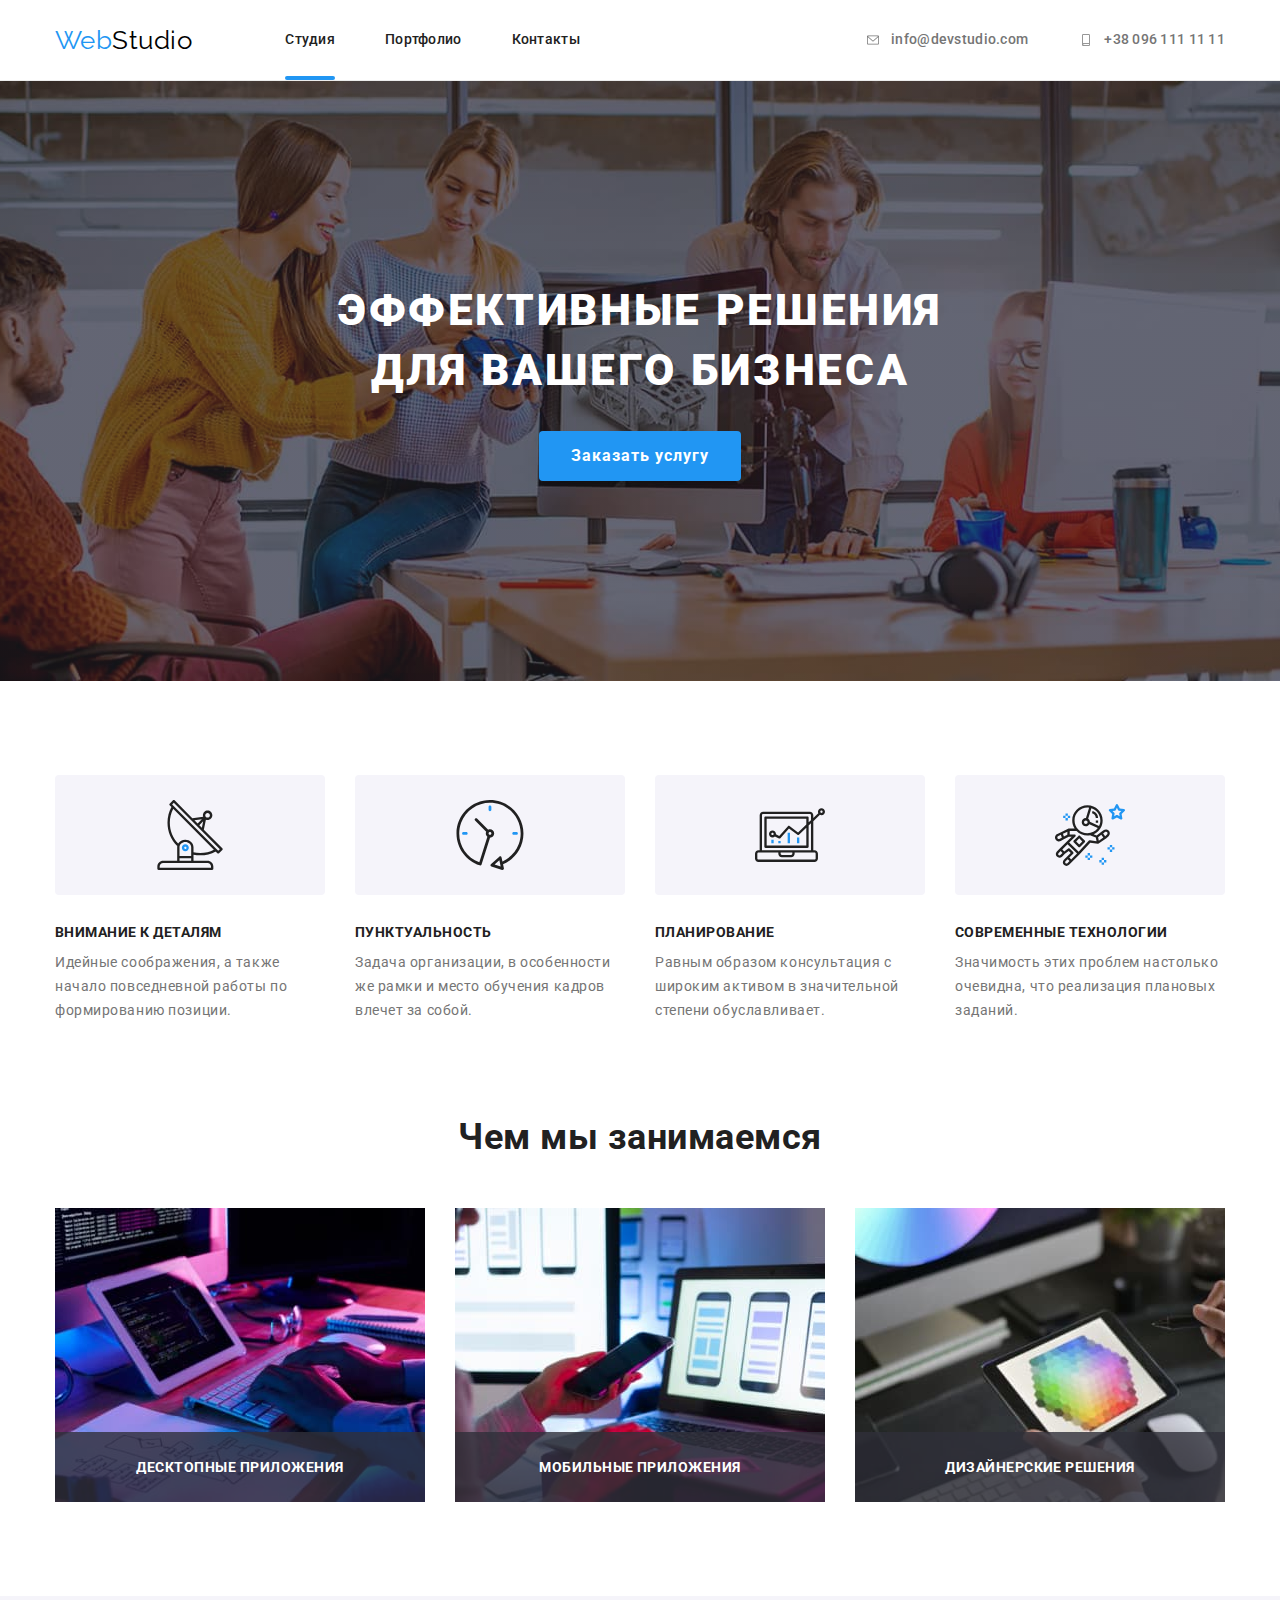
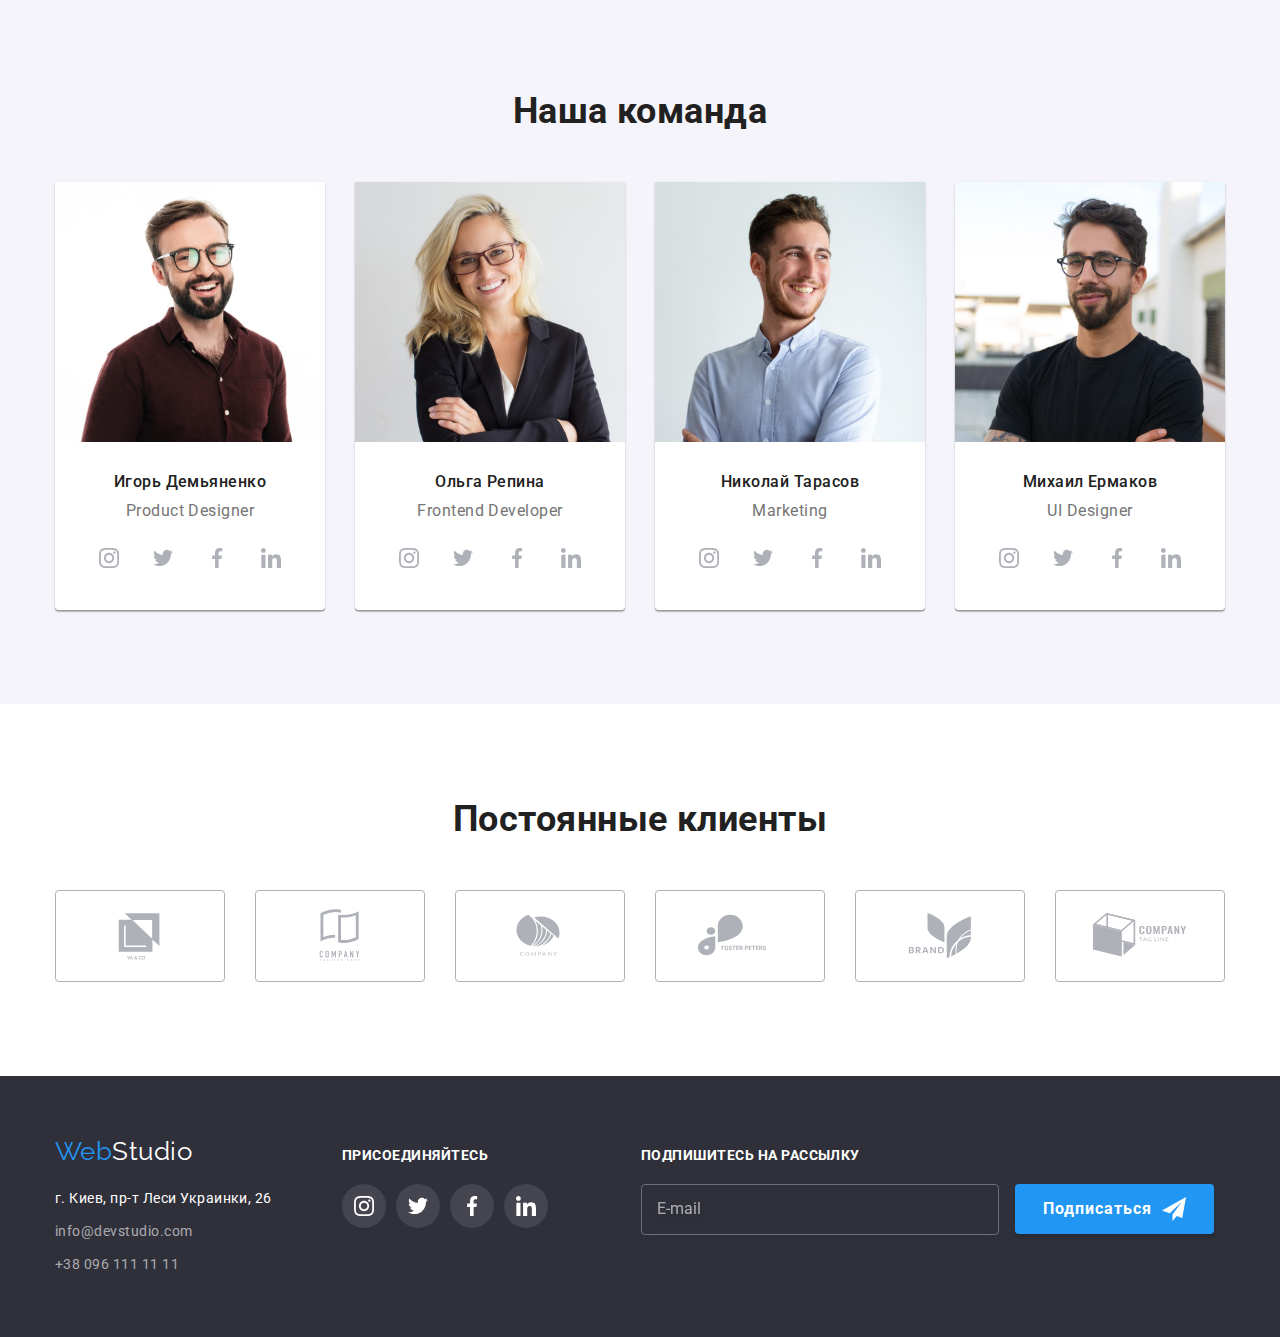
<file: index.html>
<!DOCTYPE html>
<html lang="ru">
  <head>
    <meta charset="UTF-8" />
    <meta http-equiv="X-UA-Compatible" content="IE=edge" />
    <meta name="viewport" content="width=device-width, initial-scale=1.0" />
    <title>Студия</title>
    <link rel="preconnect" href="https://fonts.gstatic.com" />
    <link
      href="https://fonts.googleapis.com/css2?family=Raleway:wght@700&family=Roboto:wght@400;500;700;900&display=swap"
      rel="stylesheet"
    />
    <link rel="stylesheet" href="https://cdnjs.cloudflare.com/ajax/libs/modern-normalize/1.0.0/modern-normalize.css" />
    <link rel="stylesheet" href="./css/main.min.css" />
  </head>
  <body>
    <!--Header block-->
    <header class="header">
      <div class="container header__container">
        <a class="logo" href="index.html">Web<span class="logo__label">Studio</span></a>
        <nav class="nav">
          <ul class="nav__list">
            <li class="nav__item">
              <a class="nav__link nav__link--current" href="./index.html">Студия</a>
            </li>
            <li class="nav__item">
              <a class="nav__link" href="./portfolio.html">Портфолио</a>
            </li>
            <li class="nav__item">
              <a class="nav__link" href="">Контакты</a>
            </li>
          </ul>
        </nav>
        <ul class="header-contact__list">
          <li class="header-contact__item">
            <a class="header-contact__link" href="mailto:info@devstudio.com">
              <svg class="header-contact__icon" width="16" height="12">
                <use href="./images/icons.svg#icon-envelope"></use>
              </svg>
              info@devstudio.com
            </a>
          </li>
          <li class="header-contact__item">
            <a class="header-contact__link" href="tel:+380961111111">
              <svg class="header-contact__icon" width="16" height="12">
                <use href="./images/icons.svg#icon-smartphone"></use>
              </svg>
              +38 096 111 11 11
            </a>
          </li>
        </ul>
      </div>
    </header>
    <main>
      <!--Hero block-->
      <section class="hero">
        <div class="container">
          <h1 class="hero__title">Эффективные решения для вашего бизнеса</h1>
          <button class="hero__btn" type="button" data-modal-open>Заказать услугу</button>
        </div>
      </section>
      <!--Advantages block-->
      <section class="section advantage">
        <div class="container">
          <h2 class="visually-hidden">Наши преимущества</h2>
          <ul class="advantage__list">
            <li class="advantage__item">
              <div class="advantage__svg-box">
                <svg class="advantage__icon">
                  <use href="./images/icons.svg#icon-antenna"></use>
                </svg>
              </div>
              <h3 class="advantage__title">Внимание к деталям</h3>
              <p class="advantage__text">
                Идейные соображения, а также начало повседневной работы по формированию позиции.
              </p>
            </li>
            <li class="advantage__item">
              <div class="advantage__svg-box">
                <svg class="advantage__icon">
                  <use href="./images/icons.svg#icon-clock"></use>
                </svg>
              </div>
              <h3 class="advantage__title">Пунктуальность</h3>
              <p class="advantage__text">
                Задача организации, в особенности же рамки и место обучения кадров влечет за собой.
              </p>
            </li>
            <li class="advantage__item">
              <div class="advantage__svg-box">
                <svg class="advantage__icon">
                  <use href="./images/icons.svg#icon-diagram"></use>
                </svg>
              </div>
              <h3 class="advantage__title">Планирование</h3>
              <p class="advantage__text">
                Равным образом консультация с широким активом в значительной степени обуславливает.
              </p>
            </li>
            <li class="advantage__item">
              <div class="advantage__svg-box">
                <svg class="advantage__icon">
                  <use href="./images/icons.svg#icon-astronaut"></use>
                </svg>
              </div>
              <h3 class="advantage__title">Современные технологии</h3>
              <p class="advantage__text">
                Значимость этих проблем настолько очевидна, что реализация плановых заданий.
              </p>
            </li>
          </ul>
        </div>
      </section>
      <!--Portfolio block-->
      <section class="portfolio">
        <div class="container">
          <h2 class="title">Чем мы занимаемся</h2>
          <ul class="portfolio__list">
            <li class="portfolio__item">
              <h3 class="portfolio__title">Десктопные приложения</h3>
              <a href=""><img src="./images/box1.jpg" alt="Верстка на планшете" width="370" /></a>
            </li>
            <li class="portfolio__item">
              <h3 class="portfolio__title">Мобильные приложения</h3>
              <a href=""><img src="./images/box2.jpg" alt="Макет приложения" width="370" /></a>
            </li>
            <li class="portfolio__item">
              <h3 class="portfolio__title">Дизайнерские решения</h3>
              <a href=""><img src="./images/box3.jpg" alt="Цветовая сетка на планшете" width="370" /></a>
            </li>
          </ul>
        </div>
      </section>
      <!--Team block-->
      <section class="team-card section">
        <div class="container">
          <h2 class="title">Наша команда</h2>
          <ul class="team-card__list">
            <li class="team-card__item">
              <img src="./images/ИгорьДемьяненко.jpg" alt="Игорь Демьяненко" width="270" height="260" />
              <h3 class="team-card__title">Игорь Демьяненко</h3>
              <p class="team-card__text" lang="en">Product Designer</p>
              <ul class="social social__list">
                <li class="social__item">
                  <a href="" class="social__link">
                    <svg class="social__icon">
                      <use href="./images/icons.svg#icon-instagram"></use>
                    </svg>
                  </a>
                </li>
                <li class="social__item">
                  <a href="" class="social__link">
                    <svg class="social__icon">
                      <use href="./images/icons.svg#icon-twitter"></use>
                    </svg>
                  </a>
                </li>
                <li class="social__item">
                  <a href="" class="social__link">
                    <svg class="social__icon">
                      <use href="./images/icons.svg#icon-facebook"></use>
                    </svg>
                  </a>
                </li>
                <li class="social__item">
                  <a href="" class="social__link">
                    <svg class="social__icon">
                      <use href="./images/icons.svg#icon-linkedin"></use>
                    </svg>
                  </a>
                </li>
              </ul>
            </li>
            <li class="team-card__item">
              <img src="./images/ОльгаРепина.jpg" alt="Ольга Репина" width="270" height="260" />
              <h3 class="team-card__title">Ольга Репина</h3>
              <p class="team-card__text" lang="en">Frontend Developer</p>
              <ul class="social social__list">
                <li class="social__item">
                  <a href="" class="social__link">
                    <svg class="social__icon">
                      <use href="./images/icons.svg#icon-instagram"></use>
                    </svg>
                  </a>
                </li>
                <li class="social__item">
                  <a href="" class="social__link">
                    <svg class="social__icon">
                      <use href="./images/icons.svg#icon-twitter"></use>
                    </svg>
                  </a>
                </li>
                <li class="social__item">
                  <a href="" class="social__link">
                    <svg class="social__icon">
                      <use href="./images/icons.svg#icon-facebook"></use>
                    </svg>
                  </a>
                </li>
                <li class="social__item">
                  <a href="" class="social__link">
                    <svg class="social__icon">
                      <use href="./images/icons.svg#icon-linkedin"></use>
                    </svg>
                  </a>
                </li>
              </ul>
            </li>
            <li class="team-card__item">
              <img src="./images/НиколайТарасов.jpg" alt="Николай Тарасов" width="270" height="260" />
              <h3 class="team-card__title">Николай Тарасов</h3>
              <p class="team-card__text" lang="en">Marketing</p>
              <ul class="social social__list">
                <li class="social__item">
                  <a href="" class="social__link">
                    <svg class="social__icon">
                      <use href="./images/icons.svg#icon-instagram"></use>
                    </svg>
                  </a>
                </li>
                <li class="social__item">
                  <a href="" class="social__link">
                    <svg class="social__icon">
                      <use href="./images/icons.svg#icon-twitter"></use>
                    </svg>
                  </a>
                </li>
                <li class="social__item">
                  <a href="" class="social__link">
                    <svg class="social__icon">
                      <use href="./images/icons.svg#icon-facebook"></use>
                    </svg>
                  </a>
                </li>
                <li class="social__item">
                  <a href="" class="social__link">
                    <svg class="social__icon">
                      <use href="./images/icons.svg#icon-linkedin"></use>
                    </svg>
                  </a>
                </li>
              </ul>
            </li>
            <li class="team-card__item">
              <img src="./images/МихаилЕрмаков.jpg" alt="Михаил Ермаков" width="270" height="260" />
              <h3 class="team-card__title">Михаил Ермаков</h3>
              <p class="team-card__text" lang="en">UI Designer</p>
              <ul class="social social__list">
                <li class="social__item">
                  <a href="" class="social__link">
                    <svg class="social__icon">
                      <use href="./images/icons.svg#icon-instagram"></use>
                    </svg>
                  </a>
                </li>
                <li class="social__item">
                  <a href="" class="social__link">
                    <svg class="social__icon">
                      <use href="./images/icons.svg#icon-twitter"></use>
                    </svg>
                  </a>
                </li>
                <li class="social__item">
                  <a href="" class="social__link">
                    <svg class="social__icon">
                      <use href="./images/icons.svg#icon-facebook"></use>
                    </svg>
                  </a>
                </li>
                <li class="social__item">
                  <a href="" class="social__link">
                    <svg class="social__icon">
                      <use href="./images/icons.svg#icon-linkedin"></use>
                    </svg>
                  </a>
                </li>
              </ul>
            </li>
          </ul>
        </div>
      </section>
      <!-- Client-section -->
      <section class="client section">
        <div class="container">
          <h2 class="title">Постоянные клиенты</h2>
          <ul class="client__list">
            <li class="client__item">
              <a class="client__link" href="">
                <svg class="client__icon">
                  <use href="./images/icons.svg#icon-Client1"></use>
                </svg>
              </a>
            </li>
            <li class="client__item">
              <a class="client__link" href="">
                <svg class="client__icon">
                  <use href="./images/icons.svg#icon-Client2"></use>
                </svg>
              </a>
            </li>
            <li class="client__item">
              <a class="client__link" href="">
                <svg class="client__icon">
                  <use href="./images/icons.svg#icon-Client3"></use>
                </svg>
              </a>
            </li>
            <li class="client__item">
              <a class="client__link" href="">
                <svg class="client__icon">
                  <use href="./images/icons.svg#icon-Client4"></use>
                </svg>
              </a>
            </li>
            <li class="client__item">
              <a class="client__link" href="">
                <svg class="client__icon">
                  <use href="./images/icons.svg#icon-Client5"></use>
                </svg>
              </a>
            </li>
            <li class="client__item">
              <a class="client__link" href="">
                <svg class="client__icon">
                  <use href="./images/icons.svg#icon-Client6"></use>
                </svg>
              </a>
            </li>
          </ul>
        </div>
      </section>
    </main>
    <!--Footer block-->
    <footer class="footer">
      <div class="container footer__container">
        <div>
          <a class="footer__logo" href="index.html">Web<span class="footer__logo--color">Studio</span></a>
          <address class="address">
            <ul class="address__list">
              <li class="address__text">г. Киев, пр-т Леси Украинки, 26</li>
              <li><a class="address__item" href="mailto:info@devstudio.com">info@devstudio.com</a></li>
              <li><a class="address__item" href="tel:+380961111111">+38 096 111 11 11</a></li>
            </ul>
          </address>
        </div>
        <div class="socials footer-social">
          <h2 class="footer-social__title">присоединяйтесь</h2>
          <ul class="footer-social__list">
            <li class="footer-social__item">
              <a class="footer-social__link social__link" href="">
                <svg class="footer-social__icon">
                  <use href="./images/icons.svg#icon-instagram"></use>
                </svg>
              </a>
            </li>
            <li class="footer-social__item">
              <a class="footer-social__link social__link" href="">
                <svg class="footer-social__icon">
                  <use href="./images/icons.svg#icon-twitter"></use>
                </svg>
              </a>
            </li>
            <li class="footer-social__item">
              <a class="footer-social__link social__link" href="">
                <svg class="footer-social__icon">
                  <use href="./images/icons.svg#icon-facebook"></use>
                </svg>
              </a>
            </li>
            <li class="footer-social__item">
              <a class="footer-social__link social__link" href="">
                <svg class="footer-social__icon">
                  <use href="./images/icons.svg#icon-linkedin"></use>
                </svg>
              </a>
            </li>
          </ul>
        </div>
        <div class="footer-form__box">
          <h2 class="footer-social__title">Подпишитесь на рассылку</h2>
          <form class="footer-form">
            <label>
              <input type="email" name="user-mail" placeholder="E-mail" class="footer-form__input" required />
            </label>
            <button type="submit" class="footer-form__btn">
              Подписаться
              <svg width="24" height="24" class="footer-form__icon">
                <use href="./images/icons.svg#icon-send"></use>
              </svg>
            </button>
          </form>
        </div>
      </div>
    </footer>
    <!-- Backdrop -->
    <div class="backdrop is-hidden" data-modal>
      <div class="modal">
        <button class="modal__btn" data-modal-close>
          <svg width="18" height="18">
            <use href="./images/icons.svg#icon-close"></use>
          </svg>
        </button>
        <h2 class="modal__title">Оставьте свои данные, мы вам перезвоним</h2>
        <form class="modal__form">
          <label for="name" class="modal__label">Имя</label>
          <div class="form-field">
            <input type="text" name="user-name" id="name" class="modal__input" required />
            <svg width="18" height="18" class="modal__icon">
              <use href="./images/icons.svg#icon-person-black"></use>
            </svg>
          </div>
          <label for="tel" class="modal__label">Телефон</label>
          <div class="form-field">
            <input type="tel" name="user-phone" id="tel" class="modal__input" required />
            <svg width="18" height="18" class="modal__icon">
              <use href="./images/icons.svg#icon-phone-black"></use>
            </svg>
          </div>
          <label for="mail" class="modal__label">Почта</label>
          <div class="form-field">
            <input type="email" name="user-mail" id="mail" class="modal__input" required />
            <svg width="18" height="18" class="modal__icon">
              <use href="./images/icons.svg#icon-email-black"></use>
            </svg>
          </div>
          <label for="comment" class="modal__label">Комментарий</label>
          <textarea class="modal__textarea" name="user-comment" id="comment" placeholder="Введите текст"></textarea>
          <input type="checkbox" name="user-contract" id="contract" class="visually-hidden modal__input-hidden" />
          <label for="contract" class="modal__label-contract"
            >Соглашаюсь с рассылкой и принимаю <a href="#" class="modal__link-contract--color">Условия договора</a>
          </label>
          <button type="submit" class="modal__form-btn">Отправить</button>
        </form>
      </div>
    </div>
    <script src="./js/modal.js"></script>
  </body>
</html>
</file>
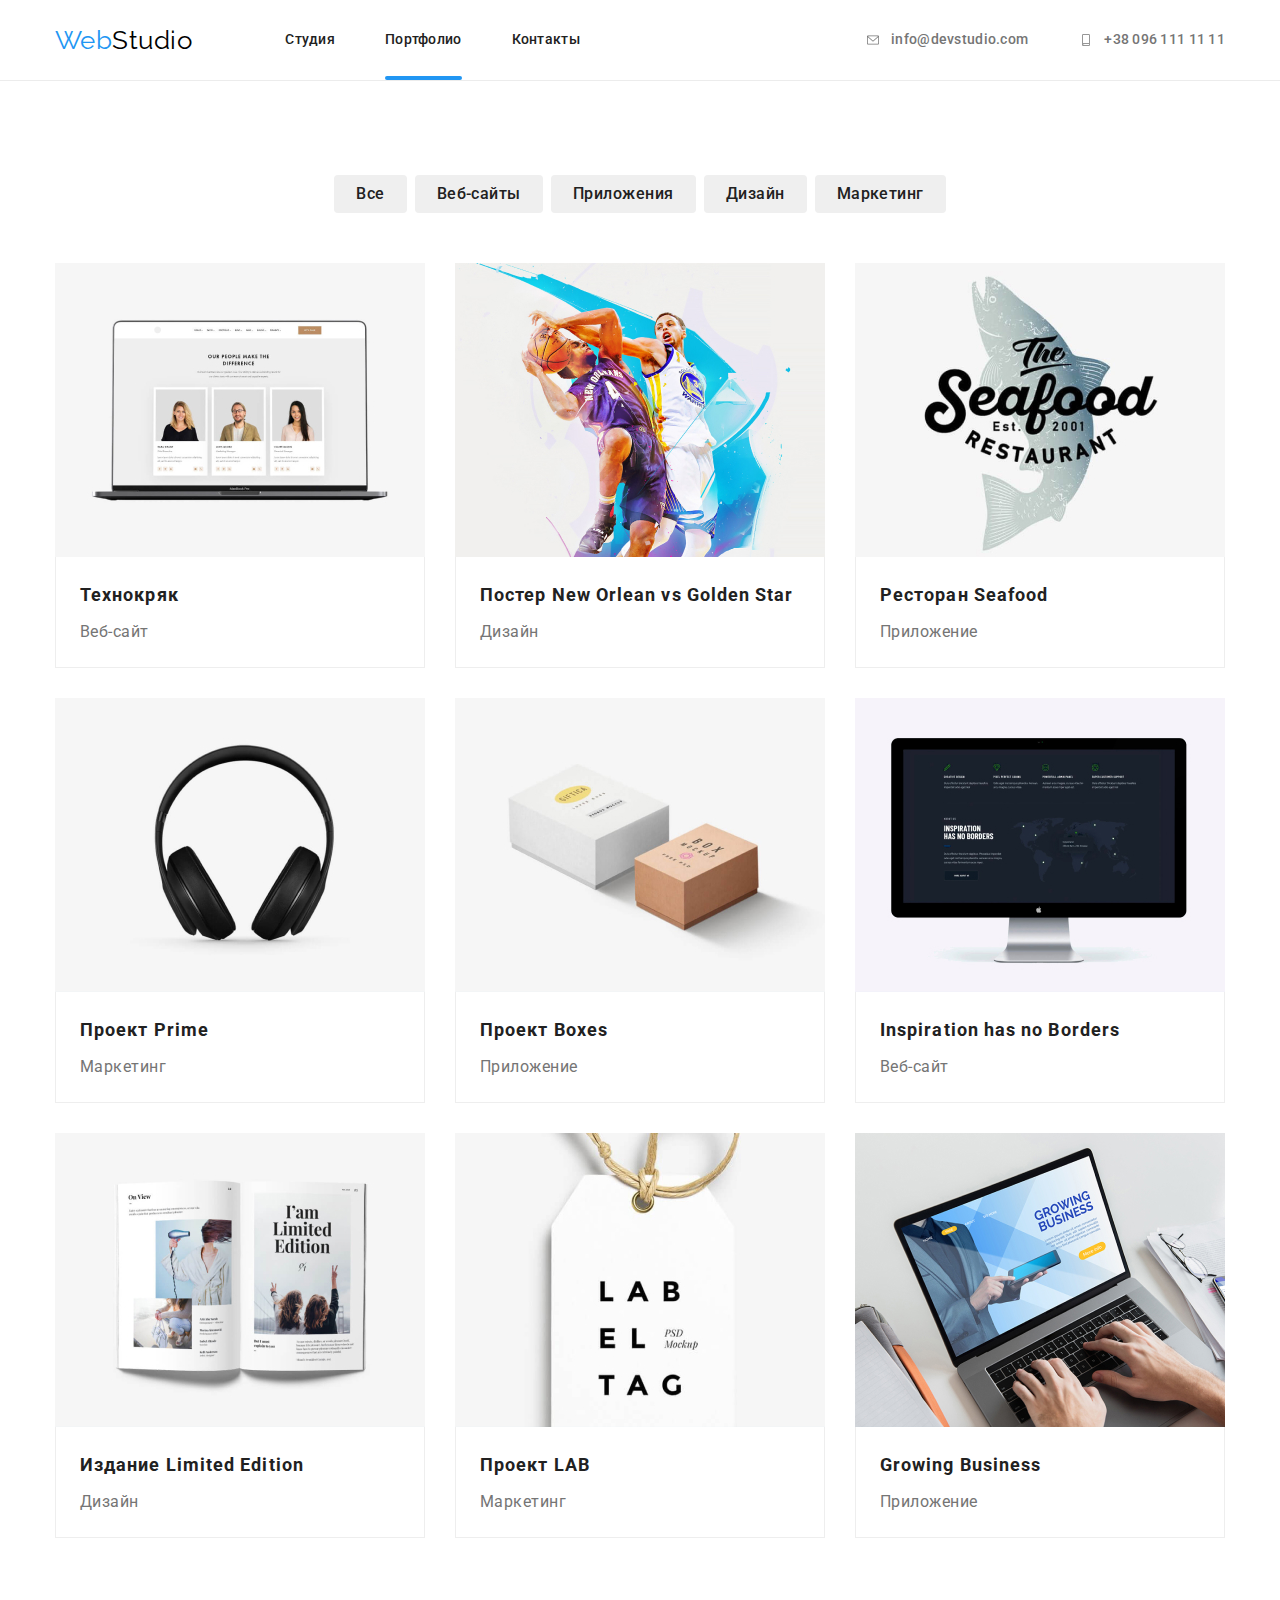
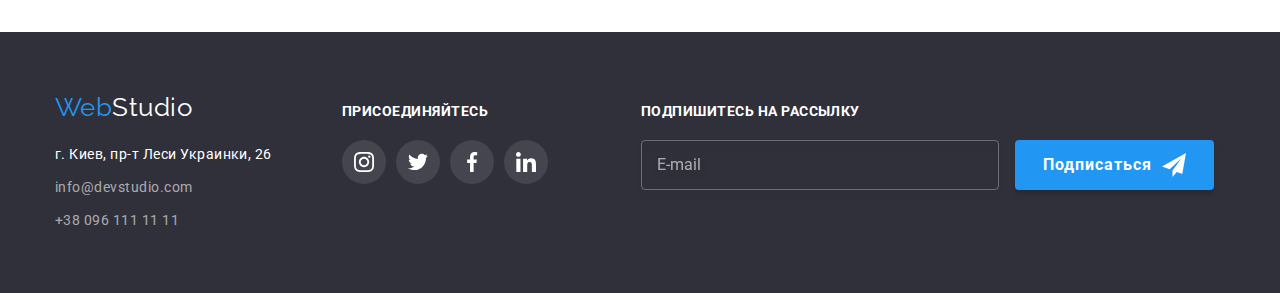
<file: portfolio.html>
<!DOCTYPE html>
<html lang="ru">
  <head>
    <meta charset="UTF-8" />
    <meta http-equiv="X-UA-Compatible" content="IE=edge" />
    <meta name="viewport" content="width=device-width, initial-scale=1.0" />
    <title>Студия</title>
    <link rel="preconnect" href="https://fonts.gstatic.com" />
    <link
      href="https://fonts.googleapis.com/css2?family=Raleway:wght@700&family=Roboto:wght@400;500;700;900&display=swap"
      rel="stylesheet"
    />
    <link rel="stylesheet" href="https://cdnjs.cloudflare.com/ajax/libs/modern-normalize/1.0.0/modern-normalize.css" />
    <link rel="stylesheet" href="./css/main.min.css" />
  </head>
  <body>
    <!--Header block-->
    <header class="header">
      <div class="container header__container">
        <a class="logo" href="index.html">Web<span class="logo__label">Studio</span></a>
        <nav>
          <ul class="nav__list">
            <li class="nav__item">
              <a class="nav__link" href="./index.html">Студия</a>
            </li>
            <li class="nav__item">
              <a class="nav__link nav__link--current" href="./portfolio.html">Портфолио</a>
            </li>
            <li class="nav__item">
              <a class="nav__link" href="">Контакты</a>
            </li>
          </ul>
        </nav>
        <ul class="header-contact__list">
          <li class="header-contact__item">
            <a class="header-contact__link" href="mailto:info@devstudio.com">
              <svg class="header-contact__icon" width="16" height="12">
                <use href="./images/icons.svg#icon-envelope"></use>
              </svg>
              info@devstudio.com
            </a>
          </li>
          <li class="header-contact__item">
            <a class="header-contact__link" href="tel:+380961111111">
              <svg class="header-contact__icon" width="16" height="12">
                <use href="./images/icons.svg#icon-smartphone"></use>
              </svg>
              +38 096 111 11 11
            </a>
          </li>
        </ul>
      </div>
    </header>
    <main>
      <!-- Filter block -->
      <section class="section">
        <div class="container">
          <h2 class="visually-hidden">Фильтры</h2>
          <ul class="filter filter__list">
            <li class="filter__item"><button class="filter__btn" type="button">Все</button></li>
            <li class="filter__item"><button class="filter__btn" type="button">Веб-сайты</button></li>
            <li class="filter__item"><button class="filter__btn" type="button">Приложения</button></li>
            <li class="filter__item"><button class="filter__btn" type="button">Дизайн</button></li>
            <li class="filter__item"><button class="filter__btn" type="button">Маркетинг</button></li>
          </ul>
          <!-- Gallery block -->
          <h2 class="visually-hidden">Список портфолио</h2>
          <ul class="gallery gallery__list">
            <li class="gallery__item">
              <div class="thumb">
                <img
                  src="./images/gallery/img.jpg"
                  width="370"
                  height="294"
                  alt="Визитки сотрудников на екране ноутбука"
                />
                <div class="overlay">
                  <p class="overlay__text">
                    Технокряк это современная площадка распространения коронавируса. Компании используют эту платформу
                    для цифрового шпионажа и атак на защищённые сервера конкурентов.
                  </p>
                </div>
              </div>
              <div class="gallery__card-content">
                <h3 class="gallery__card-title">Технокряк</h3>
                <p class="gallery__card-text">Веб-сайт</p>
              </div>
            </li>
            <li class="gallery__item">
              <div class="thumb">
                <img
                  src="./images/gallery/img-1.jpg"
                  width="370"
                  height="294"
                  alt="Два баскетболиста борютса за мячь"
                />
                <div class="overlay">
                  <p class="overlay__text">
                    Технокряк это современная площадка распространения коронавируса. Компании используют эту платформу
                    для цифрового шпионажа и атак на защищённые сервера конкурентов.
                  </p>
                </div>
              </div>
              <div class="gallery__card-content">
                <h3 class="gallery__card-title">Постер New Orlean vs Golden Star</h3>
                <p class="gallery__card-text">Дизайн</p>
              </div>
            </li>
            <li class="gallery__item">
              <div class="thumb">
                <img src="./images/gallery/img-2.jpg" width="370" height="294" alt="Логотип ресторана" />
                <div class="overlay">
                  <p class="overlay__text">
                    Технокряк это современная площадка распространения коронавируса. Компании используют эту платформу
                    для цифрового шпионажа и атак на защищённые сервера конкурентов.
                  </p>
                </div>
              </div>
              <div class="gallery__card-content">
                <h3 class="gallery__card-title">Ресторан Seafood</h3>
                <p class="gallery__card-text">Приложение</p>
              </div>
            </li>
            <li class="gallery__item">
              <div class="thumb">
                <img src="./images/gallery/img-3.jpg" width="370" height="294" alt="Наушники" />
                <div class="overlay">
                  <p class="overlay__text">
                    Технокряк это современная площадка распространения коронавируса. Компании используют эту платформу
                    для цифрового шпионажа и атак на защищённые сервера конкурентов.
                  </p>
                </div>
              </div>
              <div class="gallery__card-content">
                <h3 class="gallery__card-title">Проект Prime</h3>
                <p class="gallery__card-text">Маркетинг</p>
              </div>
            </li>
            <li class="gallery__item">
              <div class="thumb">
                <img src="./images/gallery/img-4.jpg" width="370" height="294" alt="Две коробки" />
                <div class="overlay">
                  <p class="overlay__text">
                    Технокряк это современная площадка распространения коронавируса. Компании используют эту платформу
                    для цифрового шпионажа и атак на защищённые сервера конкурентов.
                  </p>
                </div>
              </div>
              <div class="gallery__card-content">
                <h3 class="gallery__card-title">Проект Boxes</h3>
                <p class="gallery__card-text">Приложение</p>
              </div>
            </li>
            <li class="gallery__item">
              <div class="thumb">
                <img src="./images/gallery/img-5.jpg" width="370" height="294" alt="Компютер Apple" />
                <div class="overlay">
                  <p class="overlay__text">
                    Технокряк это современная площадка распространения коронавируса. Компании используют эту платформу
                    для цифрового шпионажа и атак на защищённые сервера конкурентов.
                  </p>
                </div>
              </div>
              <div class="gallery__card-content">
                <h3 class="gallery__card-title" lang="en">Inspiration has no Borders</h3>
                <p class="gallery__card-text">Веб-сайт</p>
              </div>
            </li>
            <li class="gallery__item">
              <div class="thumb">
                <img src="./images/gallery/img-6.jpg" width="370" height="294" alt="Развернутий журнал" />
                <div class="overlay">
                  <p class="overlay__text">
                    Технокряк это современная площадка распространения коронавируса. Компании используют эту платформу
                    для цифрового шпионажа и атак на защищённые сервера конкурентов.
                  </p>
                </div>
              </div>
              <div class="gallery__card-content">
                <h3 class="gallery__card-title">Издание Limited Edition</h3>
                <p class="gallery__card-text">Дизайн</p>
              </div>
            </li>
            <li class="gallery__item">
              <div class="thumb">
                <img src="./images/gallery/img-7.jpg" width="370" height="294" alt="Лейба" />
                <div class="overlay">
                  <p class="overlay__text">
                    Технокряк это современная площадка распространения коронавируса. Компании используют эту платформу
                    для цифрового шпионажа и атак на защищённые сервера конкурентов.
                  </p>
                </div>
              </div>
              <div class="gallery__card-content">
                <h3 class="gallery__card-title">Проект LAB</h3>
                <p class="gallery__card-text">Маркетинг</p>
              </div>
            </li>
            <li class="gallery__item">
              <div class="thumb">
                <img src="./images/gallery/img-8.jpg" width="370" height="294" alt="Человек работает за ноутбуком" />
                <div class="overlay">
                  <p class="overlay__text">
                    Технокряк это современная площадка распространения коронавируса. Компании используют эту платформу
                    для цифрового шпионажа и атак на защищённые сервера конкурентов.
                  </p>
                </div>
              </div>
              <div class="gallery__card-content">
                <h3 class="gallery__card-title" lang="en">Growing Business</h3>
                <p class="gallery__card-text">Приложение</p>
              </div>
            </li>
          </ul>
        </div>
      </section>
    </main>
    <!--Footer block-->
    <footer class="footer">
      <div class="container footer__container">
        <div>
          <a class="footer__logo" href="index.html">Web<span class="footer__logo--color">Studio</span></a>
          <address class="address">
            <ul class="address__list">
              <li class="address__text">г. Киев, пр-т Леси Украинки, 26</li>
              <li><a class="address__item" href="mailto:info@devstudio.com">info@devstudio.com</a></li>
              <li><a class="address__item" href="tel:+380961111111">+38 096 111 11 11</a></li>
            </ul>
          </address>
        </div>
        <div class="socials footer-social">
          <h2 class="footer-social__title">присоединяйтесь</h2>
          <ul class="footer-social__list">
            <li class="footer-social__item">
              <a class="footer-social__link social__link" href="">
                <svg class="footer-social__icon">
                  <use href="./images/icons.svg#icon-instagram"></use>
                </svg>
              </a>
            </li>
            <li class="footer-social__item">
              <a class="footer-social__link social__link" href="">
                <svg class="footer-social__icon">
                  <use href="./images/icons.svg#icon-twitter"></use>
                </svg>
              </a>
            </li>
            <li class="footer-social__item">
              <a class="footer-social__link social__link" href="">
                <svg class="footer-social__icon">
                  <use href="./images/icons.svg#icon-facebook"></use>
                </svg>
              </a>
            </li>
            <li class="footer-social__item">
              <a class="footer-social__link social__link" href="">
                <svg class="footer-social__icon">
                  <use href="./images/icons.svg#icon-linkedin"></use>
                </svg>
              </a>
            </li>
          </ul>
        </div>
        <div class="footer-form__box">
          <h2 class="footer-social__title">Подпишитесь на рассылку</h2>
          <form class="footer-form">
            <label>
              <input type="email" name="user-mail" placeholder="E-mail" class="footer-form__input" required />
            </label>
            <button type="submit" class="footer-form__btn">
              Подписаться
              <svg width="24" height="24" class="footer-form__icon">
                <use href="./images/icons.svg#icon-send"></use>
              </svg>
            </button>
          </form>
        </div>
      </div>
    </footer>
  </body>
</html>
</file>
<file: css/main.min.css>
:root{--color-text-page: #757575;--color-title: #212121;--font-logo: Raleway, sans-serif;--btn-color-text: #ffffff;--accent-color: #2196f3;--brc-color: #2f303a;--alt-bg-color: #f5f4fa;--color-contact: rgba(255, 255, 255, 0.6);--animation: 250ms cubic-bezier(0.4, 0, 0.2, 1)}h1,h2,h3,p{margin-top:0;margin-bottom:0}ul{list-style:none;padding-left:0;margin:0}a:hover,a:focus{color:var(--accent-color)}button:hover,button:focus{color:var(--btn-color-text);background-color:var(--accent-color)}img{display:block;max-width:100%;height:auto}.title{font-size:36px;line-height:1.167;text-align:center;color:var(--color-title);margin-bottom:50px}body{font-family:Roboto,sans-serif;font-size:16px;line-height:1.19;letter-spacing:.03em;color:var(--color-text-page)}.visually-hidden{position:absolute;clip:rect(0 0 0 0);padding:0;border:0;height:1px;width:1px;margin:-1px;overflow:hidden}.container{width:1200px;margin:0 auto;padding:0 15px}.section{padding:94px 0}.header{border-bottom:1px solid #ececec}.header__container{display:flex;align-items:center}.logo{margin-right:93px;text-decoration:none;font-family:var(--font-logo);font-size:26px;color:var(--accent-color)}.logo__label{color:#000}.footer__logo{display:inline-block;font-family:var(--font-logo);font-size:26px;color:var(--accent-color);text-decoration:none;margin-bottom:20px}.footer__logo--color{color:var(--btn-color-text)}.header-contact__link,.nav__link{text-decoration:none;font-weight:500;font-size:14px;line-height:1.14;letter-spacing:.02em;color:var(--color-title)}.nav__list{display:flex}.nav__list>.nav__item:not(:first-child){margin-left:50px}.nav__link{position:relative;display:inline-block;padding:32px 0;transition:color var(--animation)}.nav__link .nav__link--current{color:var(--accent-color)}.nav__link.nav__link--current::after{content:"";position:absolute;bottom:0;display:block;justify-content:flex-end;width:100%;height:4px;background-color:var(--accent-color);border-radius:2px}.header-contact__list{display:flex;margin-left:auto}.header-contact__list>.header-contact__item:not(:first-child){margin-left:50px}.header-contact__link{display:flex;align-items:center;color:inherit;transition:color var(--animation)}.header-contact__icon{fill:currentColor;margin-right:10px}.hero{background-image:linear-gradient(rgba(47, 48, 58, 0.4), rgba(47, 48, 58, 0.4)),url(../images/hero.jpg);background-repeat:no-repeat;background-position:center;background-size:cover;text-align:center;max-width:1600px;padding:200px 0;margin:0 auto}.hero__title{max-width:696px;font-weight:900;font-size:44px;line-height:1.36;letter-spacing:.06em;text-transform:uppercase;color:var(--btn-color-text);margin:0 auto}.hero__btn{font-weight:bold;line-height:1.88;letter-spacing:.06em;color:var(--btn-color-text);background-color:var(--accent-color);box-shadow:0px 4px 4px rgba(0,0,0,.15);border-style:none;border-radius:4px;margin-top:30px;padding:10px 32px;cursor:pointer}.advantage__list{display:flex}.advantage__list>li:not(:first-child){margin-left:30px}.advantage__svg-box{display:inline-flex;justify-content:center;align-items:center;width:270px;height:120px;margin-bottom:30px;background-color:var(--alt-bg-color);border-radius:4px}.advantage__icon{width:70px;height:70px}.advantage__title{font-size:14px;line-height:1.14;text-transform:uppercase;color:var(--color-title);margin-bottom:10px}.advantage__text{font-size:14px;line-height:1.71;letter-spacing:.04em}.portfolio{padding-bottom:94px}.portfolio__list{display:flex}.portfolio__list>li:not(:first-child){margin-left:30px}.portfolio__item{position:relative}.portfolio__title{position:absolute;bottom:0;width:100%;padding:27px 0;font-size:14px;line-height:1.143;text-align:center;color:var(--btn-color-text);background-color:rgba(47,48,58,.8);text-transform:uppercase}.team-card{background-color:var(--alt-bg-color)}.team-card__list{display:flex;margin-left:-30px}.team-card__item{flex-basis:calc((100% - 30px * 4) / 4);margin-left:30px;padding-bottom:30px;background-color:var(--btn-color-text);box-shadow:0px 1px 3px rgba(0,0,0,.12),0px 1px 1px rgba(0,0,0,.14),0px 2px 1px rgba(0,0,0,.2);border-radius:0px 0px 4px 4px;overflow:hidden;text-align:center}.team-card__title{font-weight:500;font-size:16px;line-height:1.187;color:var(--color-title);margin-top:30px}.team-card__text{line-height:1.187;margin-top:10px;margin-bottom:16px}.social__list{display:inline-flex}.social__item:not(:last-child){margin-right:10px}.social__link{display:inline-flex;justify-content:center;align-items:center;width:44px;height:44px;border-radius:50%;transition:background-color var(--animation)}.social__link:hover,.social__link:focus{background-color:var(--accent-color)}.social__icon{fill:#afb1b8;width:20px;height:20px}.social__link:hover .social__icon,.social__link:focus .social__icon{fill:var(--btn-color-text);transition:fill var(--animation)}.client__list{display:flex;margin-left:-30px}.client__item{display:inline-flex;margin-left:30px}.client__link{display:inline-flex;justify-content:center;align-items:center;width:170px;height:92px;border:1px solid #afb1b8;border-radius:4px}.client__link:hover,.client__link:focus{border:1px solid var(--accent-color);transition:border var(--animation)}.client__icon{width:106px;height:60px;fill:#afb1b8}.client__link:hover .client__icon,.client__link:focus .client__icon{fill:var(--accent-color);transition:fill var(--animation)}.footer{background-color:var(--brc-color);padding:60px 0}.footer__container{display:flex}.address__list>li:not(:last-child){margin-bottom:9px}.address__text{font-style:normal;font-size:14px;line-height:1.71;color:var(--btn-color-text)}.address__item{text-decoration:none;font-style:normal;font-size:14px;line-height:1.71;color:var(--color-contact);transition:color var(--animation)}.footer-social{margin-top:12px;margin-left:70px}.footer-social__title{font-size:14px;line-height:1.14;text-transform:uppercase;color:var(--btn-color-text);margin-bottom:20px}.footer-social__list{display:inline-flex}.footer-social__item:not(:last-child){margin-right:10px}.footer-social__link{background-color:rgba(255,255,255,.1)}.footer-social__icon{width:20px;height:20px;fill:var(--btn-color-text)}.footer-form__box{margin-top:12px;margin-left:93px}.footer-form__btn{display:inline-flex;align-items:center;padding:10px 28px;margin-left:12px;font-weight:bold;font-size:16px;line-height:1.88;letter-spacing:.06em;color:var(--btn-color-text);background-color:var(--accent-color);box-shadow:0px 4px 4px rgba(0,0,0,.15);border-radius:4px;border:none}.footer-form__input{padding:15px;width:358px;border:1px solid rgba(255,255,255,.3);filter:drop-shadow(0px 4px 4px rgba(0, 0, 0, 0.15));border-radius:4px;background:transparent;color:#fff}.footer-form__input::-moz-placeholder{font-size:16px;line-height:1.25;color:rgba(255,255,255,.6)}.footer-form__input:-ms-input-placeholder{font-size:16px;line-height:1.25;color:rgba(255,255,255,.6)}.footer-form__input::placeholder{font-size:16px;line-height:1.25;color:rgba(255,255,255,.6)}.footer-form__input:focus{outline:none}.footer-form__input:-webkit-autofill,.footer-form__input-autofill:hover,.footer-form__input-autofill:focus{-webkit-text-fill-color:#fff;-webkit-box-shadow:0 0 0px 1000px var(--brc-color) inset}.footer-form__icon{margin-left:10px}.backdrop{position:fixed;top:0;left:0;width:100%;height:100%;background-color:rgba(0,0,0,.2);opacity:1;transition:opacity 500ms linear,visibility 500ms linear}.backdrop.is-hidden{opacity:0;visibility:hidden;pointer-events:none}.backdrop.is-hidden .modal{transform:translate(-50%, -50%) scale(0.5)}.modal{position:absolute;width:528px;min-height:581px;top:50%;left:50%;padding:40px;background-color:var(--btn-color-text);box-shadow:0px 1px 3px rgba(0,0,0,.12),0px 1px 1px rgba(0,0,0,.14),0px 2px 1px rgba(0,0,0,.2);border-radius:4px;transform:translate(-50%, -50%) scale(1);transition:transform 500ms linear,visibility 500ms linear}.modal__btn{position:absolute;top:8px;right:8px;display:flex;padding:6px;background-color:var(--btn-color-text);border:1px solid rgba(0,0,0,.1);border-radius:100%;cursor:pointer;transition:background-color var(--animation)}.modal__btn:hover,.modal__btn:focus{fill:var(--accent-color);background-color:var(--btn-color-text);transition:fill 250ms linear}.modal__title{margin-bottom:12px;font-size:20px;line-height:1.15;text-align:center;color:var(--color-title)}.modal__form{font-size:12px;line-height:1.17;letter-spacing:.01em}.form-field{position:relative}.modal__input{display:block;width:100%;height:40px;margin-bottom:10px;padding-left:40px;border:1px solid rgba(33,33,33,.2);border-radius:4px;cursor:pointer}.modal__input:focus{outline:none;border-color:var(--accent-color)}.modal__icon{position:absolute;top:11px;left:12px}.modal__input:focus+.modal__icon{fill:var(--accent-color)}.modal__label{display:block;margin-bottom:4px}.modal__textarea{margin-bottom:20px;padding:12px 16px;resize:none;width:100%;min-height:120px;border:1px solid rgba(33,33,33,.2);border-radius:4px}.modal__textarea::-moz-placeholder{font-size:14px;line-height:1.14;letter-spacing:.01em;color:rgba(117,117,117,.5)}.modal__textarea:-ms-input-placeholder{font-size:14px;line-height:1.14;letter-spacing:.01em;color:rgba(117,117,117,.5)}.modal__textarea::placeholder{font-size:14px;line-height:1.14;letter-spacing:.01em;color:rgba(117,117,117,.5)}.modal__label-contract{display:block;margin-bottom:30px;font-size:14px;line-height:1.71;text-align:center}.modal__link-contract--color{color:var(--accent-color)}.modal__form-btn{display:block;margin:0 auto;padding:10px 55px;background-color:var(--accent-color);box-shadow:0px 4px 4px rgba(0,0,0,.15);font-weight:bold;font-size:16px;line-height:1.88;letter-spacing:.06em;color:var(--btn-color-text);border-radius:4px;border:none;cursor:pointer}.modal__label-contract::before{content:"";display:inline-block;vertical-align:middle;margin-right:8px;width:16px;height:16px;border:2px solid var(--color-title);border-radius:4px}.modal__input-hidden:checked+.modal__label-contract::before{border-color:var(--accent-color);background-color:var(--accent-color);background-image:url(../images/icon-check.svg);background-repeat:no-repeat;background-size:contain;background-origin:border-box}.modal__input-hidden:focus+.modal__label-contract::before{border-color:var(--accent-color)}.filter__list{display:flex;justify-content:center;margin-bottom:50px}.filter__item:not(:first-child){margin-left:8px}.filter__btn{font-weight:500;line-height:1.625;letter-spacing:.03em;color:var(--color-title);border-style:none;border-radius:4px;padding:6px 22px;cursor:pointer;transition:color var(--animation),background-color var(--animation),box-shadow var(--animation)}.filter__btn:hover,.filter__btn:focus{box-shadow:0px 3px 1px rgba(0,0,0,.1),0px 1px 2px rgba(0,0,0,.08),0px 2px 2px rgba(0,0,0,.12)}.gallery__list{display:flex;flex-wrap:wrap;margin-top:-30px;margin-left:-30px}.gallery__item{flex-basis:calc((100% - 30px * 3) / 3);margin-top:30px;margin-left:30px;background:var(--btn-color-text)}.gallery__item:hover{box-shadow:0px 1px 1px rgba(0,0,0,.12),0px 4px 4px rgba(0,0,0,.06),1px 4px 6px rgba(0,0,0,.16);transition:box-shadow var(--animation);cursor:pointer}.thumb{position:relative;overflow:hidden}.overlay{position:absolute;bottom:0;top:0;padding:63px 24px;background-color:rgba(33,150,243,.9);transform:translateY(100%)}.gallery__item:hover .overlay{transform:translateY(0);transition:transform var(--animation)}.overlay__text{font-size:18px;line-height:1.56;color:var(--btn-color-text)}.gallery__card-title{font-size:18px;line-height:2;letter-spacing:.06em;color:var(--color-title);margin-bottom:4px}.gallery__card-text{line-height:1.88}.gallery__card-content{padding:20px 24px;border:1px solid #eee;border-top:none}/*# sourceMappingURL=main.min.css.map */
</file>
